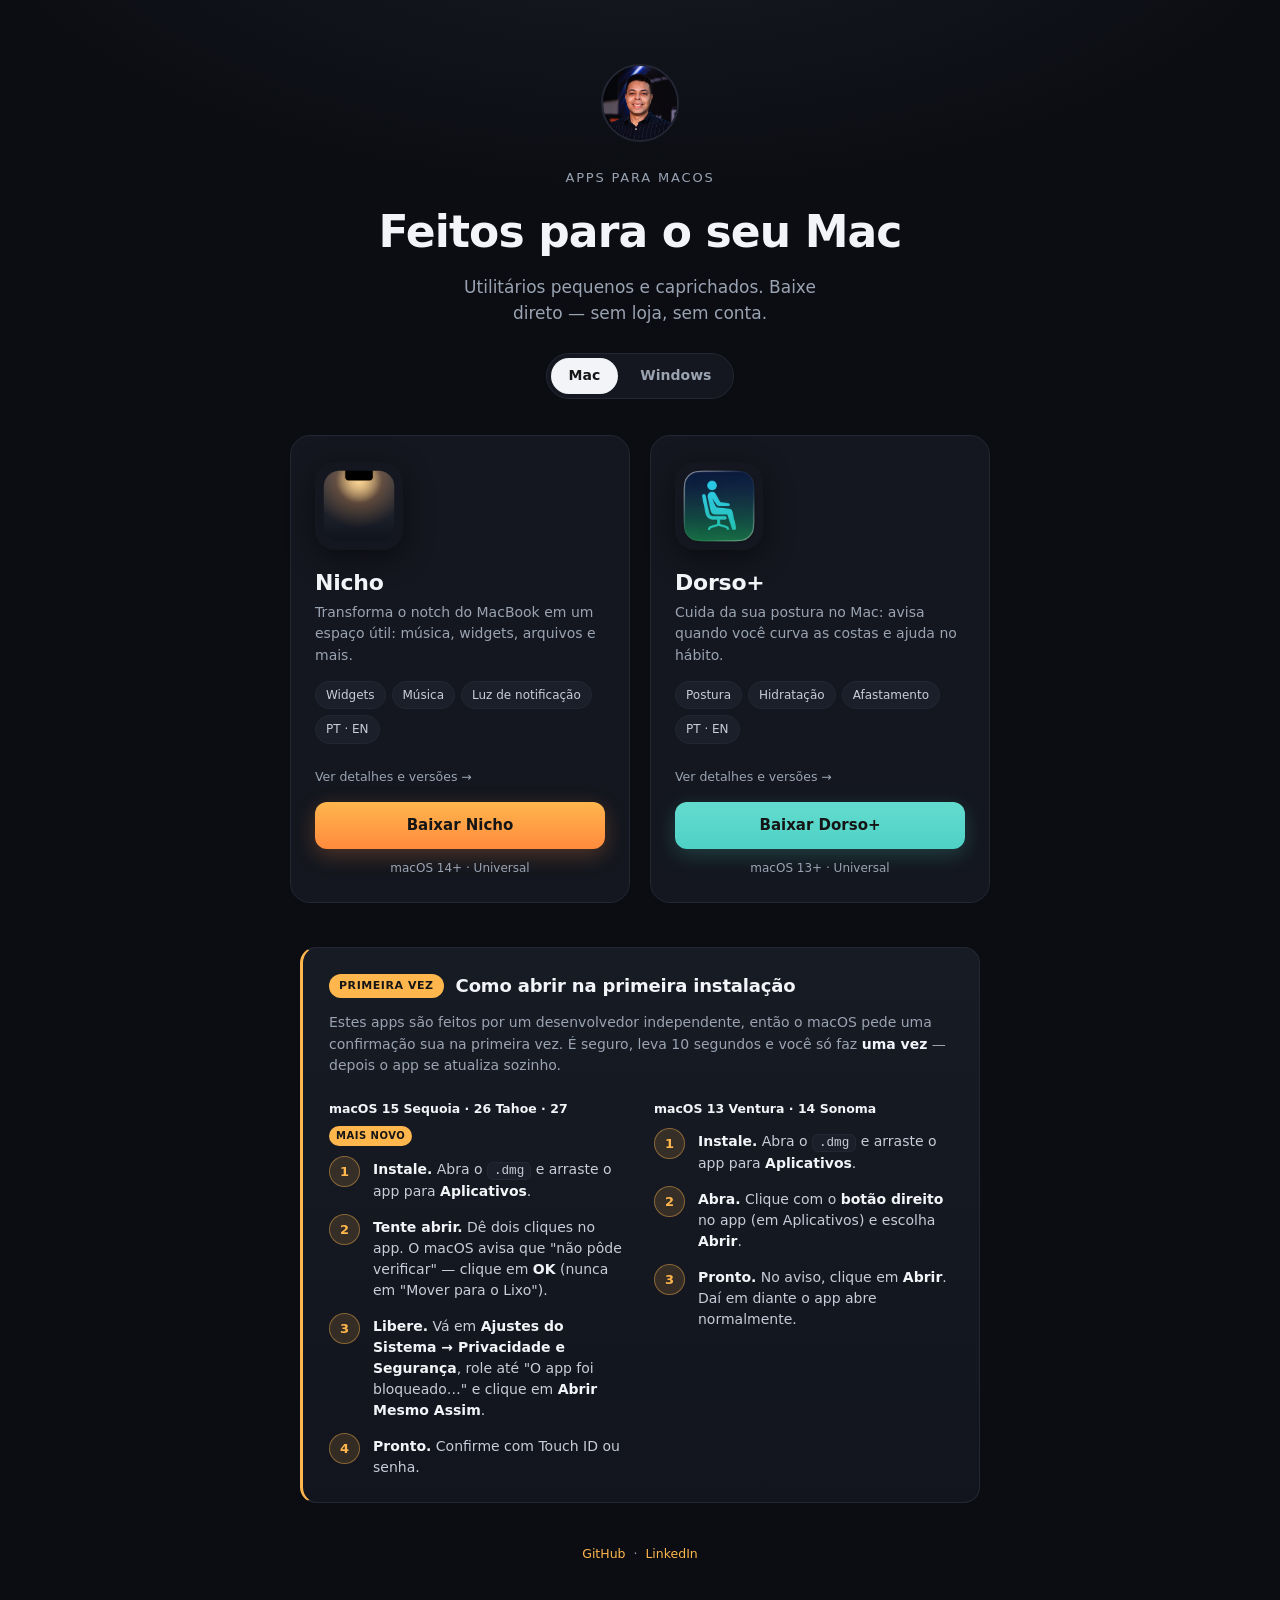
<file: index.html>
<!doctype html>
<html lang="pt-BR">
<head>
<meta charset="utf-8">
<meta name="viewport" content="width=device-width, initial-scale=1">
<title>Apps de Samuel Vieira · Mac e Windows</title>
<meta name="description" content="Apps de Samuel Vieira: Nicho (notch útil) e Dorso+ (postura). Download direto.">
<link rel="icon" type="image/png" href="favicon.png">
<link rel="apple-touch-icon" href="apple-touch-icon.png">
<link rel="stylesheet" href="style.css?v=5">
</head>
<body>
  <div class="wrap largo">
    <header>
      <a class="avatar" href="https://samukaninja.github.io/midia-kit/#1" target="_blank" rel="noopener"
         title="Media kit de Samuel Vieira">
        <img src="avatar.png" alt="Samuel Vieira" width="78" height="78">
      </a>
      <div class="kicker" id="kicker">Apps para macOS</div>
      <h1 id="titulo">Feitos para o seu Mac</h1>
      <p class="sub">Utilitários pequenos e caprichados. Baixe direto — sem loja, sem conta.</p>
      <div class="abas" role="tablist" aria-label="Sistema">
        <button role="tab" id="aba-mac" data-sistema="mac" aria-selected="true">Mac</button>
        <button role="tab" id="aba-win" data-sistema="win" aria-selected="false">Windows</button>
      </div>
    </header>

    <div class="grid">
      <!-- Nicho -->
      <div class="card" data-sistemas="mac">
        <a class="card-head" href="app.html?app=nicho">
          <img class="icon" src="nicho.png" alt="Ícone do Nicho" width="88" height="88">
          <div class="name">Nicho</div>
          <div class="tag">Transforma o notch do MacBook em um espaço útil: música, widgets, arquivos e mais.</div>
          <ul class="feat"><li>Widgets</li><li>Música</li><li>Luz de notificação</li><li>PT · EN</li></ul>
          <span class="more">Ver detalhes e versões →</span>
        </a>
        <div class="spacer"></div>
        <a class="btn" data-download="SAMUKANINJA/Nicho-releases" aria-disabled="true">Baixar Nicho</a>
        <div class="req">macOS 14+ · Universal</div>
      </div>

      <!-- Dorso+ -->
      <div class="card" data-sistemas="mac">
        <a class="card-head" href="app.html?app=dorso">
          <img class="icon" src="dorso.png" alt="Ícone do Dorso+" width="88" height="88">
          <div class="name">Dorso+</div>
          <div class="tag">Cuida da sua postura no Mac: avisa quando você curva as costas e ajuda no hábito.</div>
          <ul class="feat"><li>Postura</li><li>Hidratação</li><li>Afastamento</li><li>PT · EN</li></ul>
          <span class="more">Ver detalhes e versões →</span>
        </a>
        <div class="spacer"></div>
        <a class="btn cyan" data-download="SAMUKANINJA/DorsoPlus-releases" aria-disabled="true">Baixar Dorso+</a>
        <div class="req">macOS 13+ · Universal</div>
      </div>
    </div>

    <section class="howto" id="instalar" data-so="mac">
      <div class="howto-head">
        <span class="howto-badge">Primeira vez</span>
        <h2>Como abrir na primeira instalação</h2>
      </div>
      <p class="howto-lead">
        Estes apps são feitos por um desenvolvedor independente, então o macOS pede uma confirmação sua
        na primeira vez. É seguro, leva 10 segundos e você só faz <b>uma vez</b> — depois o app se atualiza sozinho.
      </p>
      <div class="methods">
        <div class="method">
          <div class="method-head">
            <span class="method-ver">macOS 15 Sequoia · 26 Tahoe · 27</span>
            <span class="method-tag">mais novo</span>
          </div>
          <ol class="steps">
            <li><b>Instale.</b> Abra o <code>.dmg</code> e arraste o app para <b>Aplicativos</b>.</li>
            <li><b>Tente abrir.</b> Dê dois cliques no app. O macOS avisa que "não pôde verificar" —
              clique em <b>OK</b> (nunca em "Mover para o Lixo").</li>
            <li><b>Libere.</b> Vá em <b>Ajustes do Sistema → Privacidade e Segurança</b>, role até
              "O app foi bloqueado…" e clique em <b>Abrir Mesmo Assim</b>.</li>
            <li><b>Pronto.</b> Confirme com Touch ID ou senha.</li>
          </ol>
        </div>
        <div class="method">
          <div class="method-head">
            <span class="method-ver">macOS 13 Ventura · 14 Sonoma</span>
          </div>
          <ol class="steps">
            <li><b>Instale.</b> Abra o <code>.dmg</code> e arraste o app para <b>Aplicativos</b>.</li>
            <li><b>Abra.</b> Clique com o <b>botão direito</b> no app (em Aplicativos) e escolha <b>Abrir</b>.</li>
            <li><b>Pronto.</b> No aviso, clique em <b>Abrir</b>. Daí em diante o app abre normalmente.</li>
          </ol>
        </div>
      </div>
    </section>

    <section class="howto" id="instalar-windows" data-so="win">
      <div class="howto-head">
        <span class="howto-badge">Primeira vez</span>
        <h2>Como abrir na primeira instalação</h2>
      </div>
      <p class="howto-lead">
        Estes apps são feitos por um desenvolvedor independente, então o Windows pede uma confirmação sua
        na primeira vez. Você só faz <b>uma vez</b> — depois o app avisa quando houver versão nova.
      </p>
      <ol class="steps">
        <li><b>Instale.</b> Abra o <code>setup.exe</code> baixado.</li>
        <li><b>Se aparecer "O Windows protegeu o computador"</b>, clique em <b>Mais informações</b> e depois em
          <b>Executar assim mesmo</b>.</li>
        <li><b>Pronto.</b> Siga o instalador; o app fica no menu Iniciar.</li>
      </ol>
    </section>

    <footer>
      <a class="link" href="https://github.com/SAMUKANINJA">GitHub</a>
      &nbsp;·&nbsp;
      <a class="link" href="https://www.linkedin.com/in/samuel-vieira-600121214/">LinkedIn</a>
    </footer>
  </div>

  <script src="store.js?v=4"></script>
  <script>
    // Make every download button fetch the latest DMG directly (secure, via GitHub API).
    document.querySelectorAll("[data-download]").forEach(function (el) {
      wireSmartDownload(el, el.getAttribute("data-download"), el.getAttribute("data-kind"));
    });

    // Tabs: each shows only the apps, buttons and first-run steps of that system.
    // Opens on the visitor's own system; #windows / #mac in the URL wins.
    const TEXTOS = {
      mac: ["Apps para macOS", "Feitos para o seu Mac"],
      win: ["Apps para Windows", "Feitos para o seu PC"],
    };
    function mostrar(sistema) {
      document.getElementById("kicker").textContent = TEXTOS[sistema][0];
      document.getElementById("titulo").textContent = TEXTOS[sistema][1];
      document.querySelectorAll("[data-sistema]").forEach(function (b) {
        b.setAttribute("aria-selected", String(b.dataset.sistema === sistema));
      });
      document.querySelectorAll("[data-sistemas]").forEach(function (c) {
        c.hidden = !c.dataset.sistemas.split(" ").includes(sistema);
      });
      document.querySelectorAll("[data-so]").forEach(function (el) {
        el.hidden = el.dataset.so !== sistema;
      });
    }
    document.querySelectorAll("[data-sistema]").forEach(function (b) {
      b.addEventListener("click", function () {
        mostrar(b.dataset.sistema);
        history.replaceState(null, "", b.dataset.sistema === "win" ? "#windows" : "#mac");
      });
    });
    const pedido = location.hash === "#windows" ? "win" : location.hash === "#mac" ? "mac" : null;
    mostrar(pedido || (/Windows/i.test(navigator.userAgent) ? "win" : "mac"));
  </script>
</body>
</html>
</file>
<file: style.css>
:root{
  --bg:#0b0d12; --card:#14171f; --line:#232733; --fg:#f2f4f8; --mut:#9aa3b2;
  --amber:#ffb64d; --amber2:#ff8a3d; --cyan:#4fd1c5; --cyan2:#63dccf;
}
*{box-sizing:border-box;margin:0;padding:0}
html{-webkit-text-size-adjust:100%}
body{
  background:radial-gradient(1200px 600px at 50% -10%, #191d27 0%, var(--bg) 60%);
  color:var(--fg); font:16px/1.55 -apple-system,BlinkMacSystemFont,"SF Pro Text",Inter,system-ui,sans-serif;
  min-height:100vh; padding:0 20px 64px;
}
.wrap{max-width:900px;margin:0 auto}
a{color:inherit}
a.link{color:var(--amber);text-decoration:none}
a.link:hover{text-decoration:underline}

/* header */
header{text-align:center;padding:64px 0 36px}
.avatar{display:inline-block;width:78px;height:78px;border-radius:50%;overflow:hidden;
  border:2px solid var(--line);margin-bottom:18px;transition:border-color .2s, transform .2s}
.avatar:hover{border-color:var(--amber);transform:scale(1.04)}
.avatar img{width:100%;height:100%;object-fit:cover;display:block}
.kicker{color:var(--mut);font-size:13px;letter-spacing:.14em;text-transform:uppercase}
h1{font-size:clamp(30px,6vw,44px);font-weight:700;letter-spacing:-.02em;margin:10px 0 8px}
.sub{color:var(--mut);font-size:clamp(15px,2.5vw,17px);max-width:36ch;margin:0 auto}

/* app grid (home) */
/* Cards keep one width whatever the tab holds: three side by side on a wide
   screen, two and the rest centered below on a mid-size one, and a tab with a
   single app shows it centered instead of stuck to the left column. */
.wrap.largo{max-width:1100px}
.wrap.largo>header,.wrap.largo>.howto{max-width:680px;margin-left:auto;margin-right:auto}
.grid{display:flex;flex-wrap:wrap;justify-content:center;gap:20px}
.grid>.card{flex:0 1 340px;min-width:0}
.card{background:var(--card);border:1px solid var(--line);border-radius:20px;
  padding:26px 24px 24px;display:flex;flex-direction:column;transition:border-color .2s, transform .2s}
.card:hover{border-color:#33394a;transform:translateY(-2px)}
.card-head{display:block;text-decoration:none;color:inherit}
.icon{width:88px;height:88px;border-radius:20px;display:block;
  box-shadow:0 8px 30px rgba(0,0,0,.45);image-rendering:-webkit-optimize-contrast}
.name{font-size:22px;font-weight:650;margin:16px 0 2px;letter-spacing:-.01em}
.tag{color:var(--mut);font-size:14px;min-height:40px}
.feat{list-style:none;margin:14px 0 20px;display:flex;flex-wrap:wrap;gap:6px}
.feat li{font-size:12px;color:#c7cdd9;background:#1b1f29;border:1px solid var(--line);
  border-radius:999px;padding:4px 10px}
.spacer{flex:1}
.more{font-size:12.5px;color:var(--mut);margin:2px 0 16px;display:inline-flex;align-items:center;gap:5px}
.card-head:hover .more{color:var(--fg)}

/* buttons */
.btn{display:inline-flex;align-items:center;justify-content:center;gap:8px;
  font-size:15px;font-weight:600;text-decoration:none;border-radius:12px;padding:12px 16px;
  color:#151515;background:linear-gradient(180deg,var(--amber),var(--amber2));
  box-shadow:0 6px 20px rgba(255,138,61,.25);cursor:pointer;border:0}
.btn:hover{filter:brightness(1.05)}
.btn.cyan{background:linear-gradient(180deg,var(--cyan2),var(--cyan));box-shadow:0 6px 20px rgba(79,209,197,.22)}
.btn.rec{background:linear-gradient(180deg,#d33d2d,#b93224);box-shadow:0 6px 20px rgba(201,54,40,.26);color:#fff}
.btn.ghost{background:transparent;color:var(--fg);border:1px solid var(--line);box-shadow:none}
.btn.ghost:hover{border-color:var(--mut);filter:none}
.abas{display:inline-flex;gap:4px;margin-top:26px;padding:4px;border:1px solid var(--line);border-radius:999px;background:var(--card)}
.abas button{font:inherit;font-size:14px;font-weight:600;color:var(--mut);background:transparent;border:0;border-radius:999px;padding:7px 18px;cursor:pointer}
.abas button:hover{color:var(--fg)}
.abas button[aria-selected="true"]{color:#151515;background:var(--fg)}
.abas button:focus-visible{outline:2px solid var(--amber);outline-offset:2px}
.btn[aria-disabled="true"]{opacity:.6;pointer-events:none}
.req{color:var(--mut);font-size:12px;text-align:center;margin-top:10px}

.note{max-width:640px;margin:34px auto 0;background:#14171f;border:1px solid var(--line);
  border-radius:14px;padding:16px 18px;color:#c7cdd9;font-size:13.5px}
.note b{color:var(--fg)}
footer{text-align:center;color:var(--mut);font-size:12.5px;margin-top:40px;line-height:1.7}

/* ---- detail page ---- */
.back{display:inline-flex;align-items:center;gap:6px;color:var(--mut);font-size:14px;
  text-decoration:none;padding:20px 0 0}
.back:hover{color:var(--fg)}
.hero{display:flex;gap:22px;align-items:center;padding:28px 0 8px;flex-wrap:wrap}
.hero .icon{width:96px;height:96px}
.hero-info{flex:1;min-width:240px}
.hero-info h1{font-size:clamp(28px,5vw,40px);margin:0 0 6px}
.hero-info .tag{font-size:16px;color:var(--mut);min-height:0}
.hero-actions{margin-top:16px;display:flex;align-items:center;gap:10px;flex-wrap:wrap}
.hero-actions .req{flex-basis:100%;text-align:left;margin:4px 0 0}
.section{margin-top:36px}
.section h2{font-size:14px;text-transform:uppercase;letter-spacing:.1em;color:var(--mut);margin-bottom:14px}
.desc{font-size:15.5px;color:#d4d9e2;max-width:66ch}
.chips{list-style:none;display:flex;flex-wrap:wrap;gap:8px;margin-top:6px}
.chips li{font-size:13px;color:#c7cdd9;background:#1b1f29;border:1px solid var(--line);border-radius:999px;padding:5px 12px}

/* version history */
.rel{border:1px solid var(--line);border-radius:14px;background:var(--card);
  padding:16px 18px;margin-bottom:12px}
.rel-top{display:flex;align-items:baseline;gap:10px;flex-wrap:wrap}
.rel-ver{font-size:16px;font-weight:650}
.rel-badge{font-size:10px;font-weight:700;letter-spacing:.05em;text-transform:uppercase;
  color:#151515;background:var(--amber);border-radius:999px;padding:2px 8px}
.rel-date{color:var(--mut);font-size:13px;margin-left:auto}
.rel-notes{color:#c7cdd9;font-size:13.5px;margin-top:8px;white-space:pre-wrap}
.rel-dl{color:var(--amber);font-size:13px;text-decoration:none;margin:10px 16px 0 0;display:inline-block}
.rel-dl:hover{text-decoration:underline}
.loading{color:var(--mut);font-size:14px;padding:8px 0}

/* ---- first-run tutorial (prominent) ---- */
.howto{max-width:680px;margin:44px auto 0;background:linear-gradient(180deg,#171b24,#12151d);
  border:1px solid var(--line);border-left:3px solid var(--amber);border-radius:16px;padding:24px 26px}
.howto-head{display:flex;align-items:center;gap:12px;flex-wrap:wrap}
.howto-badge{font-size:11px;font-weight:700;letter-spacing:.05em;text-transform:uppercase;
  color:#151515;background:var(--amber);border-radius:999px;padding:3px 10px}
.howto h2{font-size:18px;font-weight:650;letter-spacing:-.01em;color:var(--fg);text-transform:none;margin:0}
.howto-lead{color:var(--mut);font-size:14px;line-height:1.55;margin:12px 0 20px}
.howto-lead b{color:var(--fg)}
.steps{list-style:none;counter-reset:step;display:flex;flex-direction:column;gap:15px}
.steps li{counter-increment:step;position:relative;padding-left:44px;color:#c7cdd9;font-size:14px;line-height:1.5}
.steps li::before{content:counter(step);position:absolute;left:0;top:-3px;width:29px;height:29px;
  display:flex;align-items:center;justify-content:center;border-radius:50%;
  background:rgba(255,182,77,.14);border:1px solid rgba(255,182,77,.42);
  color:var(--amber);font-weight:700;font-size:13px}
.steps li b{color:var(--fg)}
.howto code{background:#1b1f29;border:1px solid var(--line);border-radius:6px;padding:1px 6px;font-size:.9em}
.methods{display:grid;grid-template-columns:1fr 1fr;gap:26px;margin-top:22px}
@media(max-width:640px){.methods{grid-template-columns:1fr;gap:24px}}
.method-head{display:flex;align-items:center;gap:8px;margin-bottom:13px;flex-wrap:wrap}
.method-ver{font-size:12.5px;font-weight:700;color:var(--fg)}
.method-tag{font-size:10px;font-weight:700;text-transform:uppercase;letter-spacing:.05em;
  color:#151515;background:var(--amber);border-radius:999px;padding:2px 7px}
[hidden]{display:none!important}
.card [data-so] .btn{display:flex}

/* ---- phones ---- */
@media (max-width:640px){
  body{padding:0 16px 48px}
  header{padding:40px 0 26px}
  .abas{margin-top:20px}
  .grid{gap:14px}
  .grid>.card{flex-basis:100%}
  .card{padding:22px 18px 18px;border-radius:18px}
  .card:hover{transform:none}
  .icon{width:72px;height:72px;border-radius:17px}
  .tag{min-height:0}
  .howto{margin-top:32px;padding:20px 18px}
  .hero{gap:16px;padding-top:20px}
  .hero .icon{width:72px;height:72px}
  .hero-info{min-width:0;flex-basis:100%}
  .hero-actions .btn{flex:1 1 100%}
  .rel-date{margin-left:0;flex-basis:100%}
}
</file>
